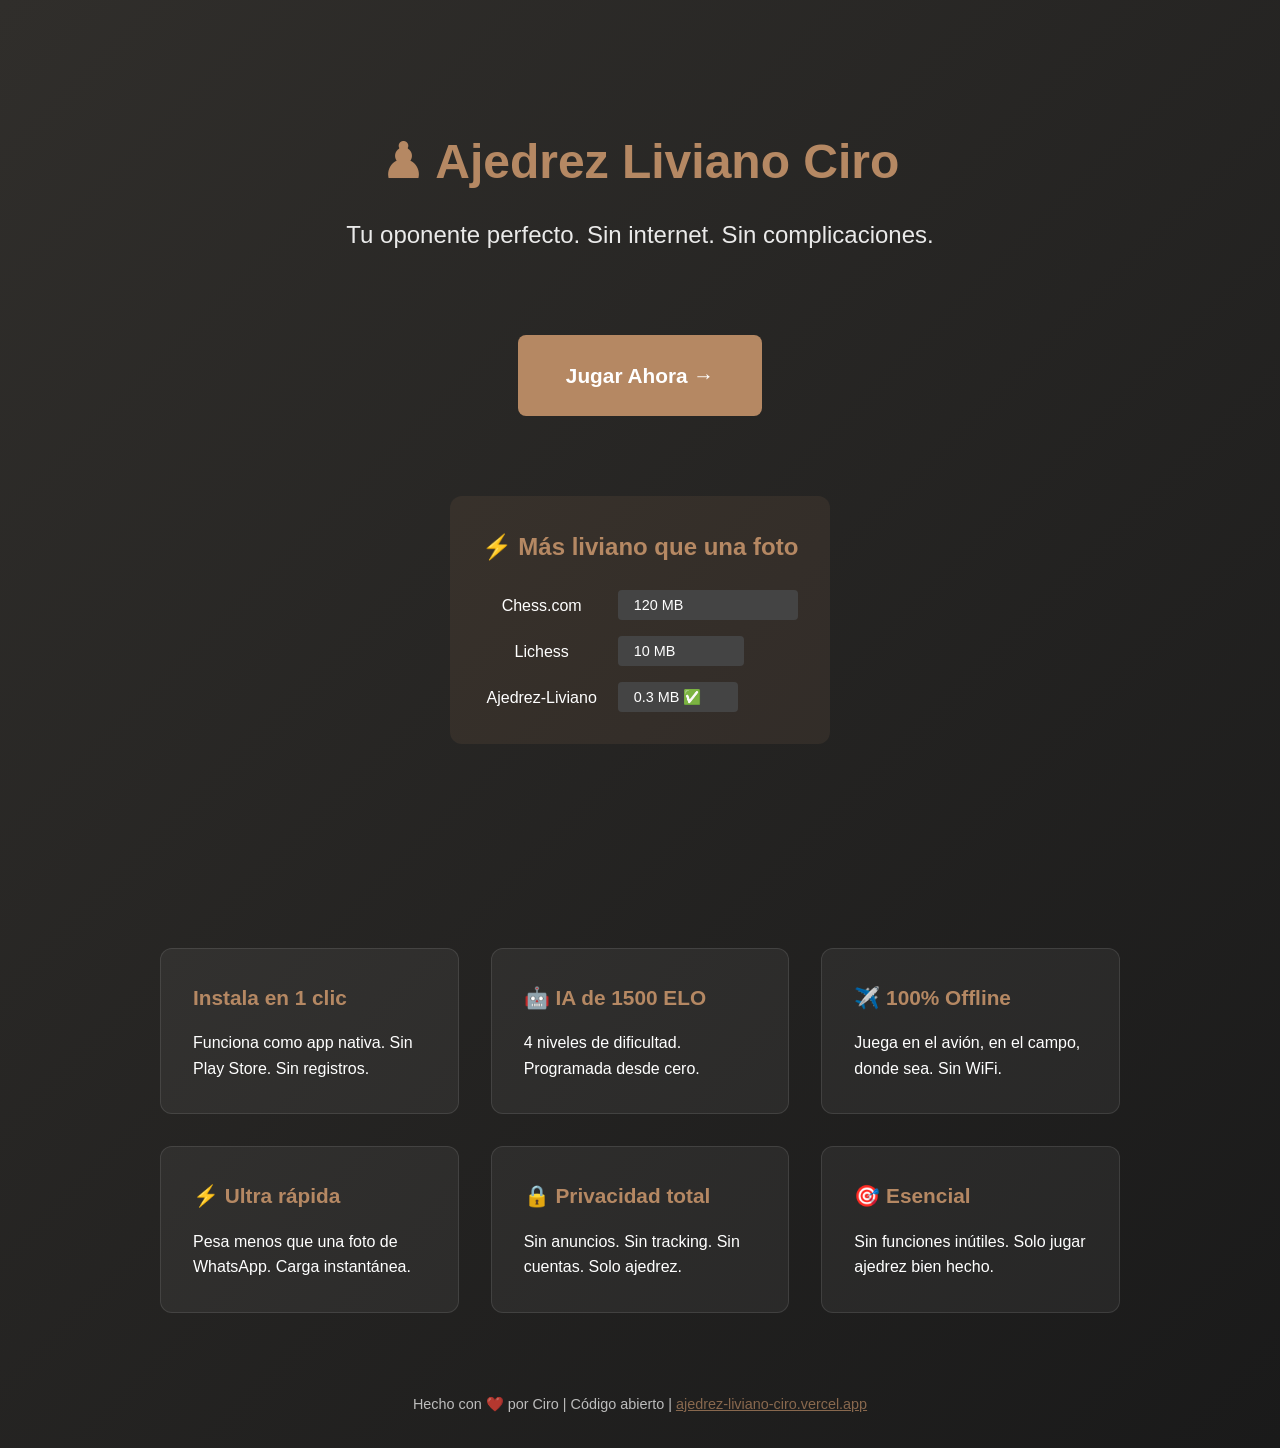
<file: landing-Ajedrez.html>
<!DOCTYPE html>
<html lang="es">
<head>
  <meta charset="UTF-8">
  <meta name="viewport" content="width=device-width, initial-scale=1.0">
  <title>Ajedrez Liviano - Tu oponente perfecto</title>
  <style>
    * { margin: 0; padding: 0; box-sizing: border-box; }
    body {
      font-family: -apple-system, BlinkMacSystemFont, 'Segoe UI', sans-serif;
      background: linear-gradient(135deg, #302e2b 0%, #1a1a1a 100%);
      color: #fff;
      line-height: 1.6;
    }
    .hero {
      min-height: 100vh;
      display: flex;
      flex-direction: column;
      justify-content: center;
      align-items: center;
      text-align: center;
      padding: 20px;
    }
    h1 { font-size: 3rem; margin-bottom: 1rem; color: #b58863; }
    .tagline { font-size: 1.5rem; margin-bottom: 2rem; opacity: 0.9; }
    .features {
      display: grid;
      grid-template-columns: repeat(auto-fit, minmax(250px, 1fr));
      gap: 2rem;
      max-width: 1000px;
      margin: 3rem auto;
      padding: 0 20px;
    }
    .feature {
      background: rgba(255,255,255,0.05);
      padding: 2rem;
      border-radius: 12px;
      border: 1px solid rgba(255,255,255,0.1);
    }
    .feature h3 { color: #b58863; margin-bottom: 1rem; font-size: 1.3rem; }
    .cta {
      margin: 3rem 0;
      padding: 1.5rem 3rem;
      background: #b58863;
      color: #fff;
      text-decoration: none;
      border-radius: 8px;
      font-size: 1.3rem;
      font-weight: bold;
      transition: transform 0.2s;
    }
    .cta:hover { transform: scale(1.05); background: #9a7352; }
    .weight-comparison {
      background: rgba(181,136,99,0.1);
      padding: 2rem;
      border-radius: 12px;
      margin: 2rem 0;
      text-align: center;
    }
    .weight-comparison h2 { margin-bottom: 1.5rem; color: #b58863; }
    .weight-bars {
      display: flex;
      flex-direction: column;
      gap: 1rem;
      max-width: 500px;
      margin: 0 auto;
    }
    .weight-bar {
      display: flex;
      align-items: center;
      gap: 1rem;
    }
    .bar {
      height: 30px;
      background: #444;
      border-radius: 4px;
      display: flex;
      align-items: center;
      padding: 0 1rem;
      font-size: 0.9rem;
    }
    .bar.yours { background: #b58863; }
    footer {
      text-align: center;
      padding: 2rem;
      opacity: 0.7;
      font-size: 0.9rem;
    }
    @media (max-width: 600px) {
      h1 { font-size: 2rem; }
      .tagline { font-size: 1.2rem; }
    }
  </style>
</head>
<body>
  <div class="hero">
    <h1>♟ Ajedrez Liviano Ciro</h1>
    <p class="tagline">Tu oponente perfecto. Sin internet. Sin complicaciones.</p>
    <a href="https://ajedrez-liviano-ciro.vercel.app/" target="_blank" rel="noopener noreferrer" class="cta">Jugar Ahora →</a>
    <div class="weight-comparison">
      <h2>⚡ Más liviano que una foto</h2>
      <div class="weight-bars">
        <div class="weight-bar">
          <span style="min-width:120px;">Chess.com</span>
          <div class="bar" style="width:100%">120 MB</div>
        </div>
        <div class="weight-bar">
          <span style="min-width:120px;">Lichess</span>
          <div class="bar" style="width:40%">10 MB</div>
        </div>
        <div class="weight-bar">
          <span style="min-width:120px;">Ajedrez-Liviano</span>
          <div class="bar" style="width:120px">0.3 MB ✅</div>
        </div>
      </div>
    </div>
  </div>

  <div class="features">
    <div class="feature">
      <h3> Instala en 1 clic</h3>
      <p>Funciona como app nativa. Sin Play Store. Sin registros.</p>
    </div>
    <div class="feature">
      <h3>🤖 IA de 1500 ELO</h3>
      <p>4 niveles de dificultad. Programada desde cero.</p>
    </div>
    <div class="feature">
      <h3>✈️ 100% Offline</h3>
      <p>Juega en el avión, en el campo, donde sea. Sin WiFi.</p>
    </div>
    <div class="feature">
      <h3>⚡ Ultra rápida</h3>
      <p>Pesa menos que una foto de WhatsApp. Carga instantánea.</p>
    </div>
    <div class="feature">
      <h3>🔒 Privacidad total</h3>
      <p>Sin anuncios. Sin tracking. Sin cuentas. Solo ajedrez.</p>
    </div>
    <div class="feature">
      <h3>🎯 Esencial</h3>
      <p>Sin funciones inútiles. Solo jugar ajedrez bien hecho.</p>
    </div>
  </div>

  <footer>
    <p>Hecho con ❤️ por Ciro | Código abierto | <a href="https://ajedrez-liviano-ciro.vercel.app" style="color:#b58863;">ajedrez-liviano-ciro.vercel.app</a></p>
  </footer>
</body>
</html>
</file>
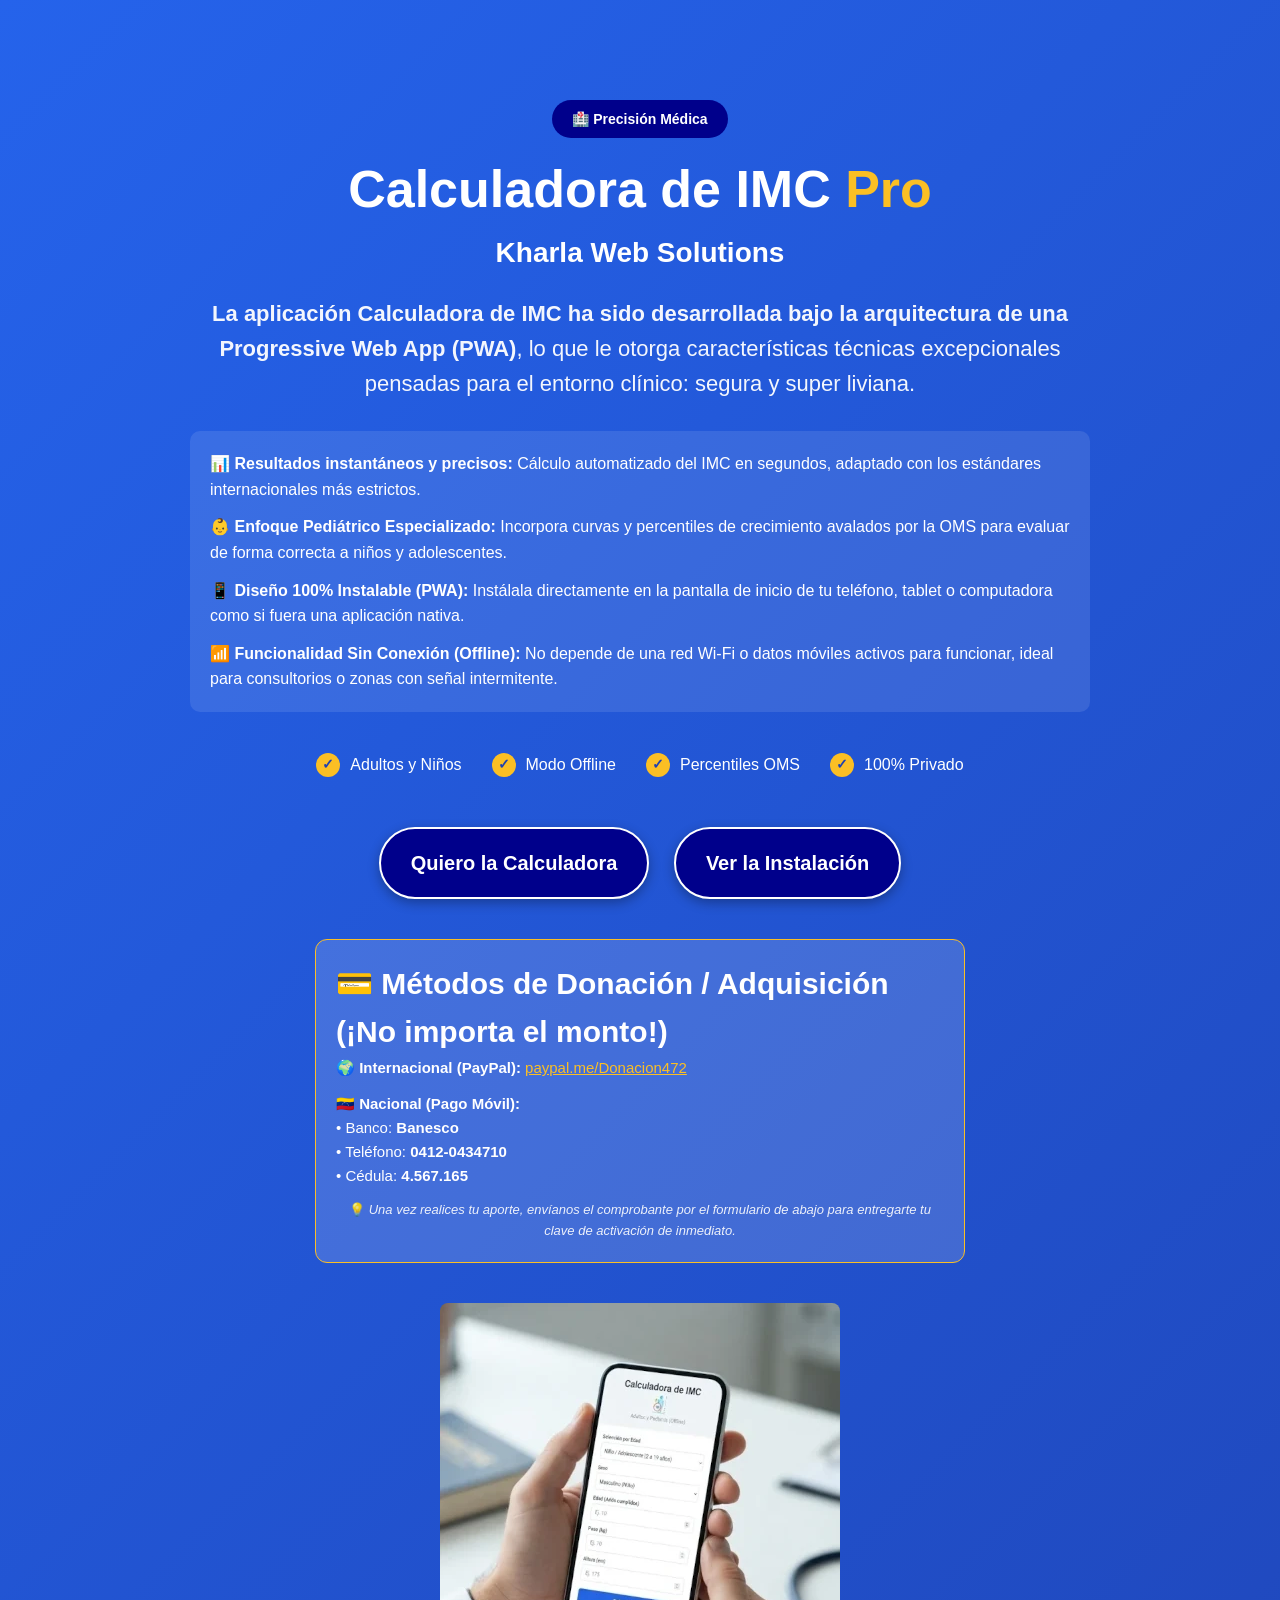
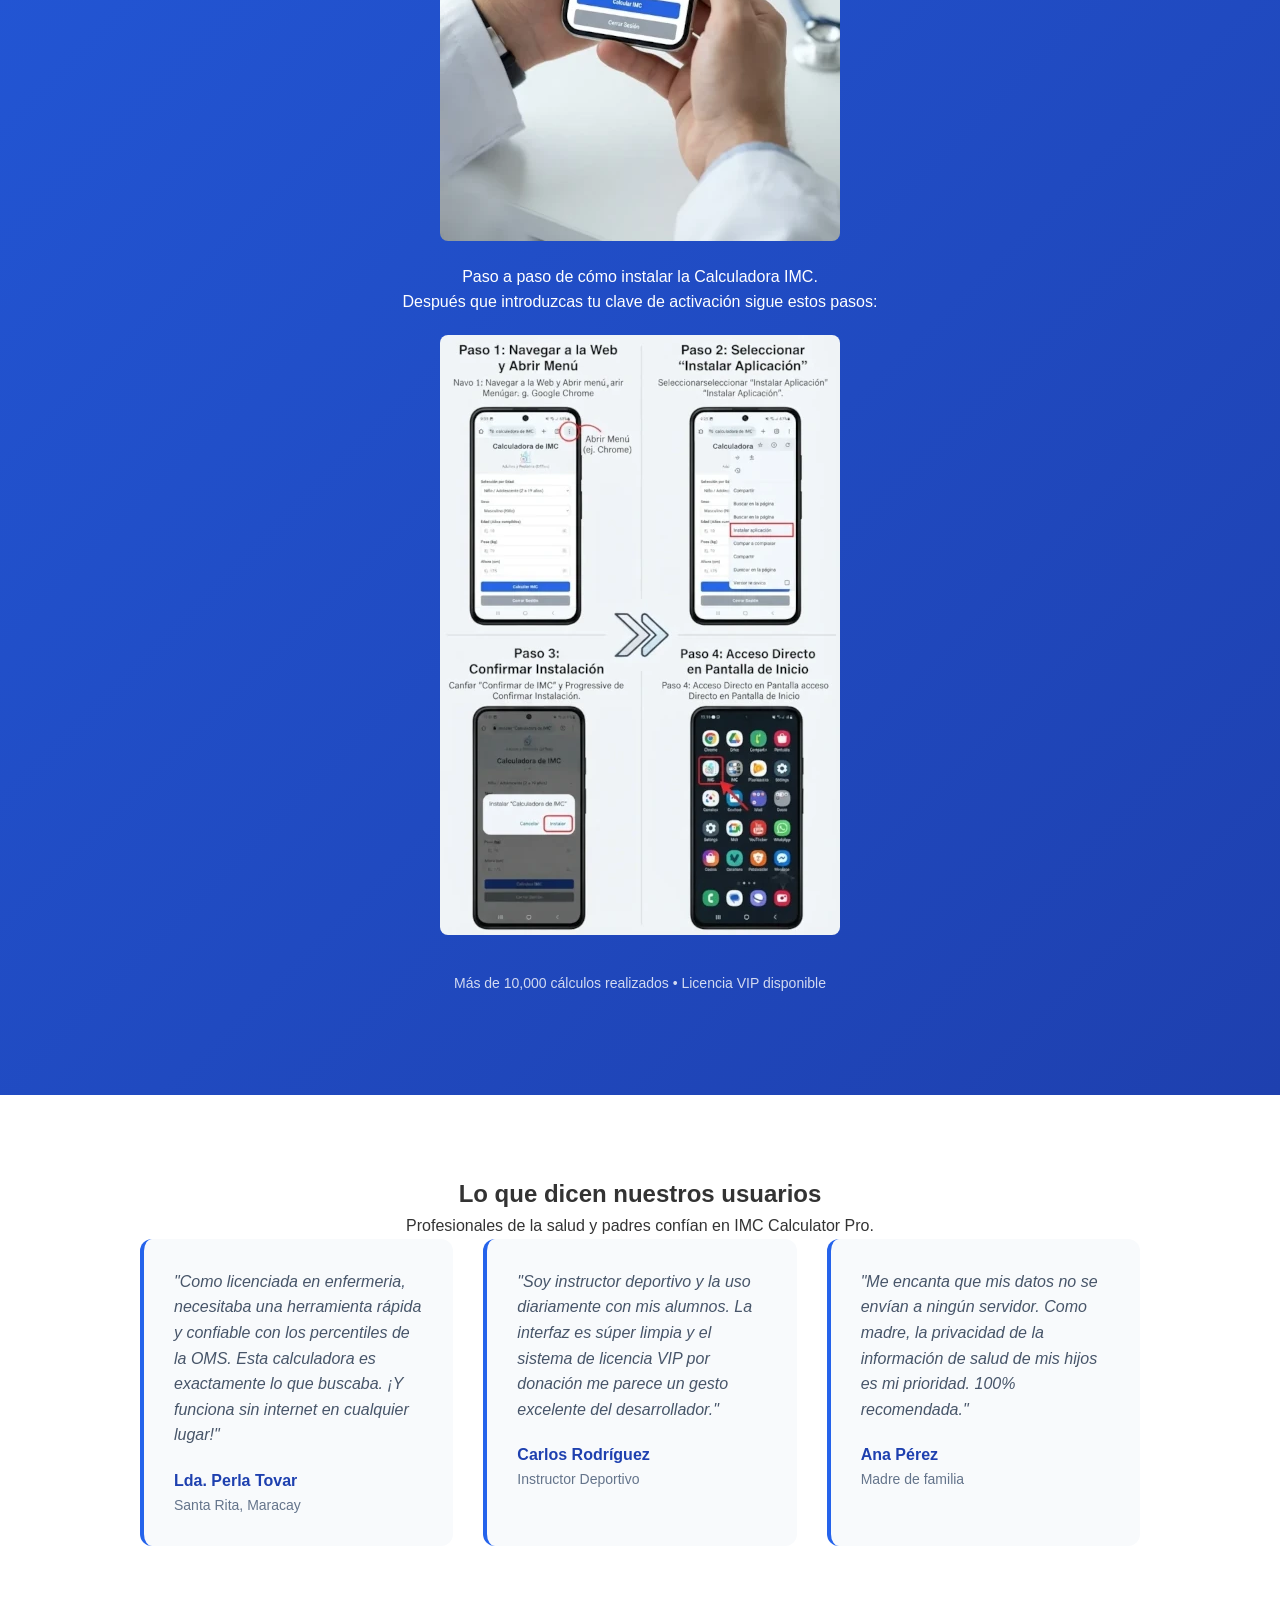
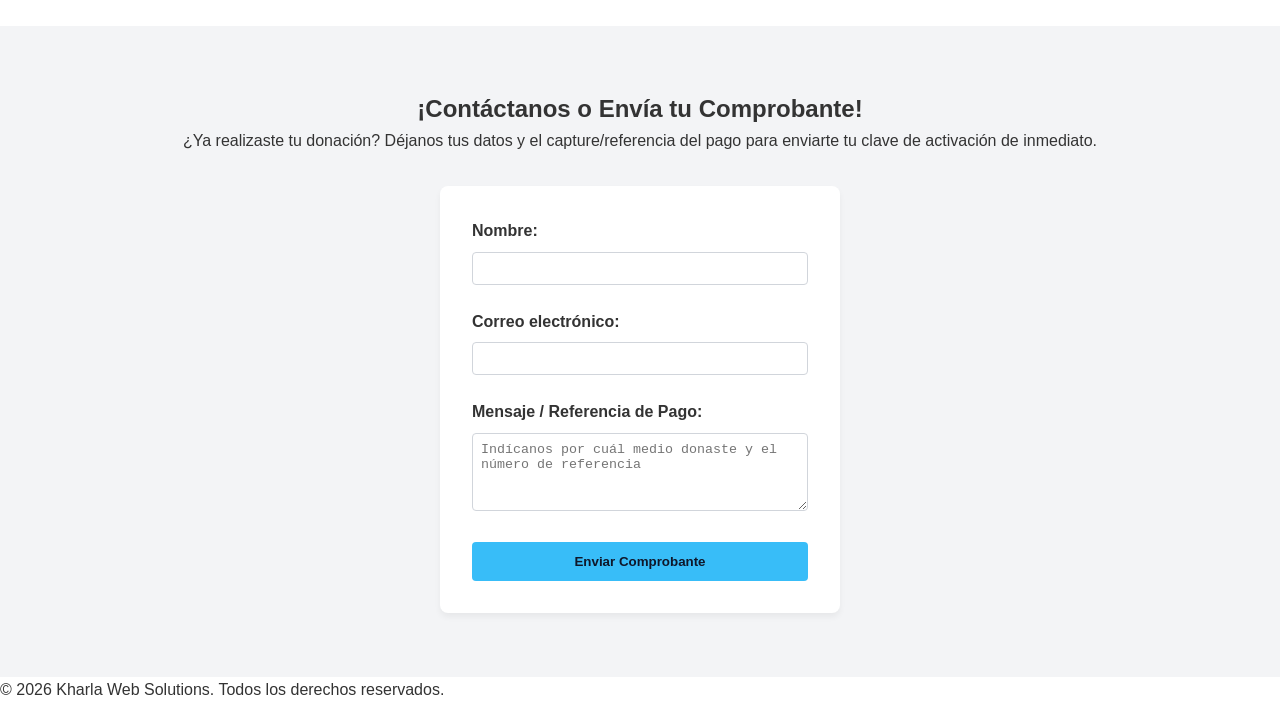
<file: landing-imc.html>
<!DOCTYPE html>
<html lang="es">
<head>
    <meta charset="UTF-8">
    <meta name="viewport" content="width=device-width, initial-scale=1.0">
    <title>IMC Calculator Pro - Calculadora de IMC para Adultos y Niños</title>
    
    <meta name="description" content="Calculadora profesional de IMC (Índice de Masa Corporal) para adultos y pediatría. Funciona offline. Precisión médica con percentiles.">
    
    <meta property="og:title" content="IMC Calculator Pro - Adultos y Pediatría">
    <meta property="og:description" content="Calcula tu IMC con precisión médica. Disponible para adultos y niños. Funciona sin internet.">
    <meta property="og:image" content="https://tudominio.com/img/stiker.webp">
    <meta property="og:url" content="https://tudominio.com">
    <meta property="og:type" content="website">
    
    <style>
        /* Reset básico */
        * {
            margin: 0;
            padding: 0;
            box-sizing: border-box;
        }
        html {
    scroll-behavior: smooth; /* Hace que los enlaces con # bajen suavemente */
        }
        
        body {
            font-family: 'Segoe UI', Tahoma, Geneva, Verdana, sans-serif;
            color: #333;
            line-height: 1.6;
        }
        
        /* HERO SECTION */
        .hero {
            background: linear-gradient(135deg, #2563eb 0%, #1e40af 100%);
            color: white;
            padding: 100px 20px;
            text-align: center;
            min-height: 600px;
            display: flex;
            align-items: center;
            justify-content: center;
        }
        
        .hero-content {
            max-width: 900px;
        }
        
        .hero-badge {
            display: inline-block;
            background-color: darkblue;
            padding: 8px 20px;
            border-radius: 50px;
            font-size: 14px;
            margin-bottom: 20px;
            font-weight: 600;
        }
        
       .hero h1 {
            font-size: 52px; /* Título principal grande */
            margin-bottom: 10px;
            font-weight: 700;
            line-height: 1.2;
        }

        .hero-brand {
            display: inline-block;
            color: white;
            font-size: 28px; /* Tamaño grande para Kharla Web Solutions */
            text-decoration: none;
            margin-bottom: 20px;
            font-weight: 600;
        }

        .hero-brand:hover {
            text-decoration: underline;
        }
        .hero h2 {
             color: white;  
             font-size: 30px; 
        }
        
        .hero h1 span {
            color: #fbbf24; /* Dorado para destacar "Pro" */
        }
        
        .hero-subtitle {
            font-size: 22px;
            margin-bottom: 30px;
            opacity: 0.95;
            font-weight: 300;
        }
        
        .hero-features {
            display: flex;
            justify-content: center;
            gap: 30px;
            margin: 40px 0;
            flex-wrap: wrap;
        }
        
        .hero-feature {
            display: flex;
            align-items: center;
            gap: 10px;
            font-size: 16px;
        }
        
        .hero-feature::before {
            content: "✓";
            background-color: #fbbf24;
            color: #1e40af;
            width: 24px;
            height: 24px;
            border-radius: 50%;
            display: inline-flex;
            align-items: center;
            justify-content: center;
            font-weight: bold;
            font-size: 14px;
        }
        
        .btn-hero {
            display: inline-block;
            background-color: darkblue;
            border: 2px solid white;
            color: white;
            padding: 18px 30px;
            text-decoration: none;
            border-radius: 50px;
            font-size: 20px;
            font-weight: 700;
            transition: all 0.3s;
            margin: 10px;
            box-shadow: 0 4px 12px rgba(0,0,0,0.3);
        }
        
        .btn-hero:hover {
            background-color: yellowgreen;
            transform: translateY(-3px);
            box-shadow: 0 6px 20px rgba(0,0,0,0.3);
        }
        
        .btn-secondary {
            background-color: darkblue;
            border: 2px solid white;
            color: white;
        }
        
        .btn-secondary:hover {
            background-color: yellowgreen;
            color: #2563eb;
        }

        /* Caja de métodos de pago */
        .payment-box {
            background: rgba(255, 255, 255, 0.15);
            border: 1px solid #fbbf24;
            padding: 20px;
            border-radius: 12px;
            margin: 30px auto;
            max-width: 650px;
            text-align: left;
        }

        .payment-box h3 {
            color: #fbbf24;
            margin-bottom: 12px;
            text-align: center;
            font-size: 20px;
        }

        .payment-method {
            margin-bottom: 12px;
            font-size: 15px;
        }

        .payment-method strong {
            color: #fff;
        }

        .payment-method a {
            color: #fbbf24;
            text-decoration: underline;
        }
         /* SECCIÓN DE TESTIMONIOS */
        .testimonials {
            padding: 80px 20px;
            background-color: white;
            text-align: center;
        }
        
        .testimonials-grid {
            display: grid;
            grid-template-columns: repeat(auto-fit, minmax(300px, 1fr));
            gap: 30px;
            max-width: 1000px;
            margin: 0 auto;
        }
        
        .testimonial-card {
            background-color: #f8fafc;
            padding: 30px;
            border-radius: 12px;
            border-left: 4px solid #2563eb;
            text-align: left;
        }
        
        .testimonial-text {
            font-style: italic;
            color: #475569;
            margin-bottom: 20px;
            line-height: 1.6;
        }
        
        .testimonial-author {
            font-weight: 700;
            color: #1e40af;
        }
        
        .testimonial-role {
            font-size: 14px;
            color: #64748b;
        }

        
        /* Responsive */
        @media (max-width: 768px) {
            .hero {
                padding: 60px 20px;
                min-height: auto;
            }
            .hero h1 {
                font-size: 32px;
            }
            .hero-subtitle {
                font-size: 18px;
            }
            .hero-features {
                flex-direction: column;
                gap: 15px;
            }
            .btn-hero {
                display: block;
                margin: 10px auto;
                max-width: 300px;
            }
            /* Efecto para el botón del formulario */
form button:hover {
    background-color: #0ea5e9; /* Un azul un poco más oscuro */
    transform: translateY(-2px); /* Se eleva un poquito */
    transition: all 0.3s ease;
}
        }
    </style>
</head>
<body>

    <section class="hero">
    <div class="hero-content">
        <div class="hero-badge">🏥 Precisión Médica</div>
        
        <h1>Calculadora de IMC <span>Pro</span></h1>
        <a href="https://ciromellado.github.io/Kharla-web-solutions/" style="text-decoration: none;" class="hero-brand">Kharla Web Solutions</a>
        
        <p class="hero-subtitle">
            <strong>La aplicación Calculadora de IMC ha sido desarrollada bajo la arquitectura de una Progressive Web App (PWA)</strong>, lo que le otorga características técnicas excepcionales pensadas para el entorno clínico: segura y super liviana.
        </p>
        
        <div style="background: rgba(255, 255, 255, 0.1); padding: 20px; border-radius: 10px; margin: 20px 0; text-align: left;">
            <ul style="list-style: none; display: flex; flex-direction: column; gap: 12px;">
                <li>📊 <strong>Resultados instantáneos y precisos:</strong> Cálculo automatizado del IMC en segundos, adaptado con los estándares internacionales más estrictos.</li>
                <li>👶 <strong>Enfoque Pediátrico Especializado:</strong> Incorpora curvas y percentiles de crecimiento avalados por la OMS para evaluar de forma correcta a niños y adolescentes.</li>
                <li>📱 <strong>Diseño 100% Instalable (PWA):</strong> Instálala directamente en la pantalla de inicio de tu teléfono, tablet o computadora como si fuera una aplicación nativa.</li>
                <li>📶 <strong>Funcionalidad Sin Conexión (Offline):</strong> No depende de una red Wi-Fi o datos móviles activos para funcionar, ideal para consultorios o zonas con señal intermitente.</li>
            </ul>
        </div>
        
        <div class="hero-features">
            <div class="hero-feature">Adultos y Niños</div>
            <div class="hero-feature">Modo Offline</div>
            <div class="hero-feature">Percentiles OMS</div>
            <div class="hero-feature">100% Privado</div>
        </div>
            
            <a href="#contacto" class="btn-hero">Quiero la Calculadora</a>
            <a href="#install-calc" class="btn-hero btn-secondary">Ver la Instalación</a>
            
            <div class="payment-box">
                <h2>💳 Métodos de Donación / Adquisición (¡No importa el monto!)</h2>
                <div class="payment-method">
                    🌍 <strong>Internacional (PayPal):</strong> <a href="https://paypal.me/Donacion472" target="_blank">paypal.me/Donacion472</a>
                </div>
                <div class="payment-method" style="margin-bottom: 0;">
                    🇻🇪 <strong>Nacional (Pago Móvil):</strong> 
                    <br>• Banco: <strong>Banesco</strong>
                    <br>• Teléfono: <strong>0412-0434710</strong>
                    <br>• Cédula: <strong>4.567.165</strong>
                </div>
                <p style="font-size: 13px; margin-top: 12px; text-align: center; opacity: 0.9;">
                    💡 <i>Una vez realices tu aporte, envíanos el comprobante por el formulario de abajo para entregarte tu clave de activación de inmediato.</i>
                </p>
            </div>

            <div style="margin-top: 40px;">
                <img src="img/calculadora_imc.webp" alt="Calculadora de indice de masa muscular" style="max-width: 100%; height: auto; border-radius: 8px;">
                <p style="margin-top: 15px;">Paso a paso de cómo instalar la Calculadora IMC.<br>Después que introduzcas tu clave de activación sigue estos pasos:</p>  
                
                <img src="img/install-calc.webp" id="install-calc" alt="paso a paso de como instalar la calculadora imc" style="max-width: 100%; height: auto; border-radius: 8px; margin-top: 20px;">  
            </div>
            
            <p style="margin-top: 30px; font-size: 14px; opacity: 0.8;">
                Más de 10,000 cálculos realizados • Licencia VIP disponible
            </p>
        </div>
    </section>
    <section class="testimonials">
        <h2 class="section-title">Lo que dicen nuestros usuarios</h2>
        <p class="section-subtitle">Profesionales de la salud y padres confían en IMC Calculator Pro.</p>
        
        <div class="testimonials-grid">
            <div class="testimonial-card">
                <p class="testimonial-text">"Como licenciada en enfermeria, necesitaba una herramienta rápida y confiable con los percentiles de la OMS. Esta calculadora es exactamente lo que buscaba. ¡Y funciona sin internet en cualquier lugar!"</p>
                <div class="testimonial-author">Lda. Perla Tovar</div>
                <div class="testimonial-role">Santa Rita, Maracay</div>
            </div>
            
            <div class="testimonial-card">
                <p class="testimonial-text">"Soy instructor deportivo y la uso diariamente con mis alumnos. La interfaz es súper limpia y el sistema de licencia VIP por donación me parece un gesto excelente del desarrollador."</p>
                <div class="testimonial-author">Carlos Rodríguez</div>
                <div class="testimonial-role">Instructor Deportivo</div>
            </div>
            
            <div class="testimonial-card">
                <p class="testimonial-text">"Me encanta que mis datos no se envían a ningún servidor. Como madre, la privacidad de la información de salud de mis hijos es mi prioridad. 100% recomendada."</p>
                <div class="testimonial-author">Ana Pérez</div>
                <div class="testimonial-role">Madre de familia</div>
            </div>
        </div>
    </section>

    <section id="contacto" style="text-align: center; padding: 4rem 2rem; background-color: #f3f4f6; color: #333;">
        <h2>¡Contáctanos o Envía tu Comprobante!</h2>
        <p style="margin-bottom: 2rem;">¿Ya realizaste tu donación? Déjanos tus datos y el capture/referencia del pago para enviarte tu clave de activación de inmediato.</p>
          
        <form action="https://formspree.io/f/xzdlnlaq" method="POST" style="max-width: 400px; margin: 0 auto; background: #fff; padding: 2rem; border-radius: 8px; box-shadow: 0 4px 6px rgba(0,0,0,0.05);">
            <div class="form-group" style="margin-bottom: 1.5rem; text-align: left;">
                <label for="nombre" style="font-weight: bold; display: block; margin-bottom: 0.5rem;">Nombre:</label>
                <input type="text" id="nombre" name="nombre" required style="width: 100%; padding: 0.5rem; border: 1px solid #d1d5db; border-radius: 4px;">
            </div>
            
            <div class="form-group" style="margin-bottom: 1.5rem; text-align: left;">
                <label for="email" style="font-weight: bold; display: block; margin-bottom: 0.5rem;">Correo electrónico:</label>
                <input type="email" id="email" name="email" required style="width: 100%; padding: 0.5rem; border: 1px solid #d1d5db; border-radius: 4px;">
            </div>

            <div class="form-group" style="margin-bottom: 1.5rem; text-align: left;">
                <label for="mensaje" style="font-weight: bold; display: block; margin-bottom: 0.5rem;">Mensaje / Referencia de Pago:</label>
                <textarea id="mensaje" name="mensaje" rows="4" placeholder="Indícanos por cuál medio donaste y el número de referencia" style="width: 100%; padding: 0.5rem; border: 1px solid #d1d5db; border-radius: 4px;" required></textarea>
            </div>

            <button type="submit" style="background-color: #38bdf8; color: #0f172a; padding: 0.75rem 2rem; border: none; border-radius: 4px; font-weight: bold; cursor: pointer; width: 100%;">Enviar Comprobante</button>
        </form>
    </section>
    <footer>
    <p> &copy; 2026 Kharla Web Solutions. Todos los derechos reservados.</p>
    </footer>
</body>
</html>
</file>
